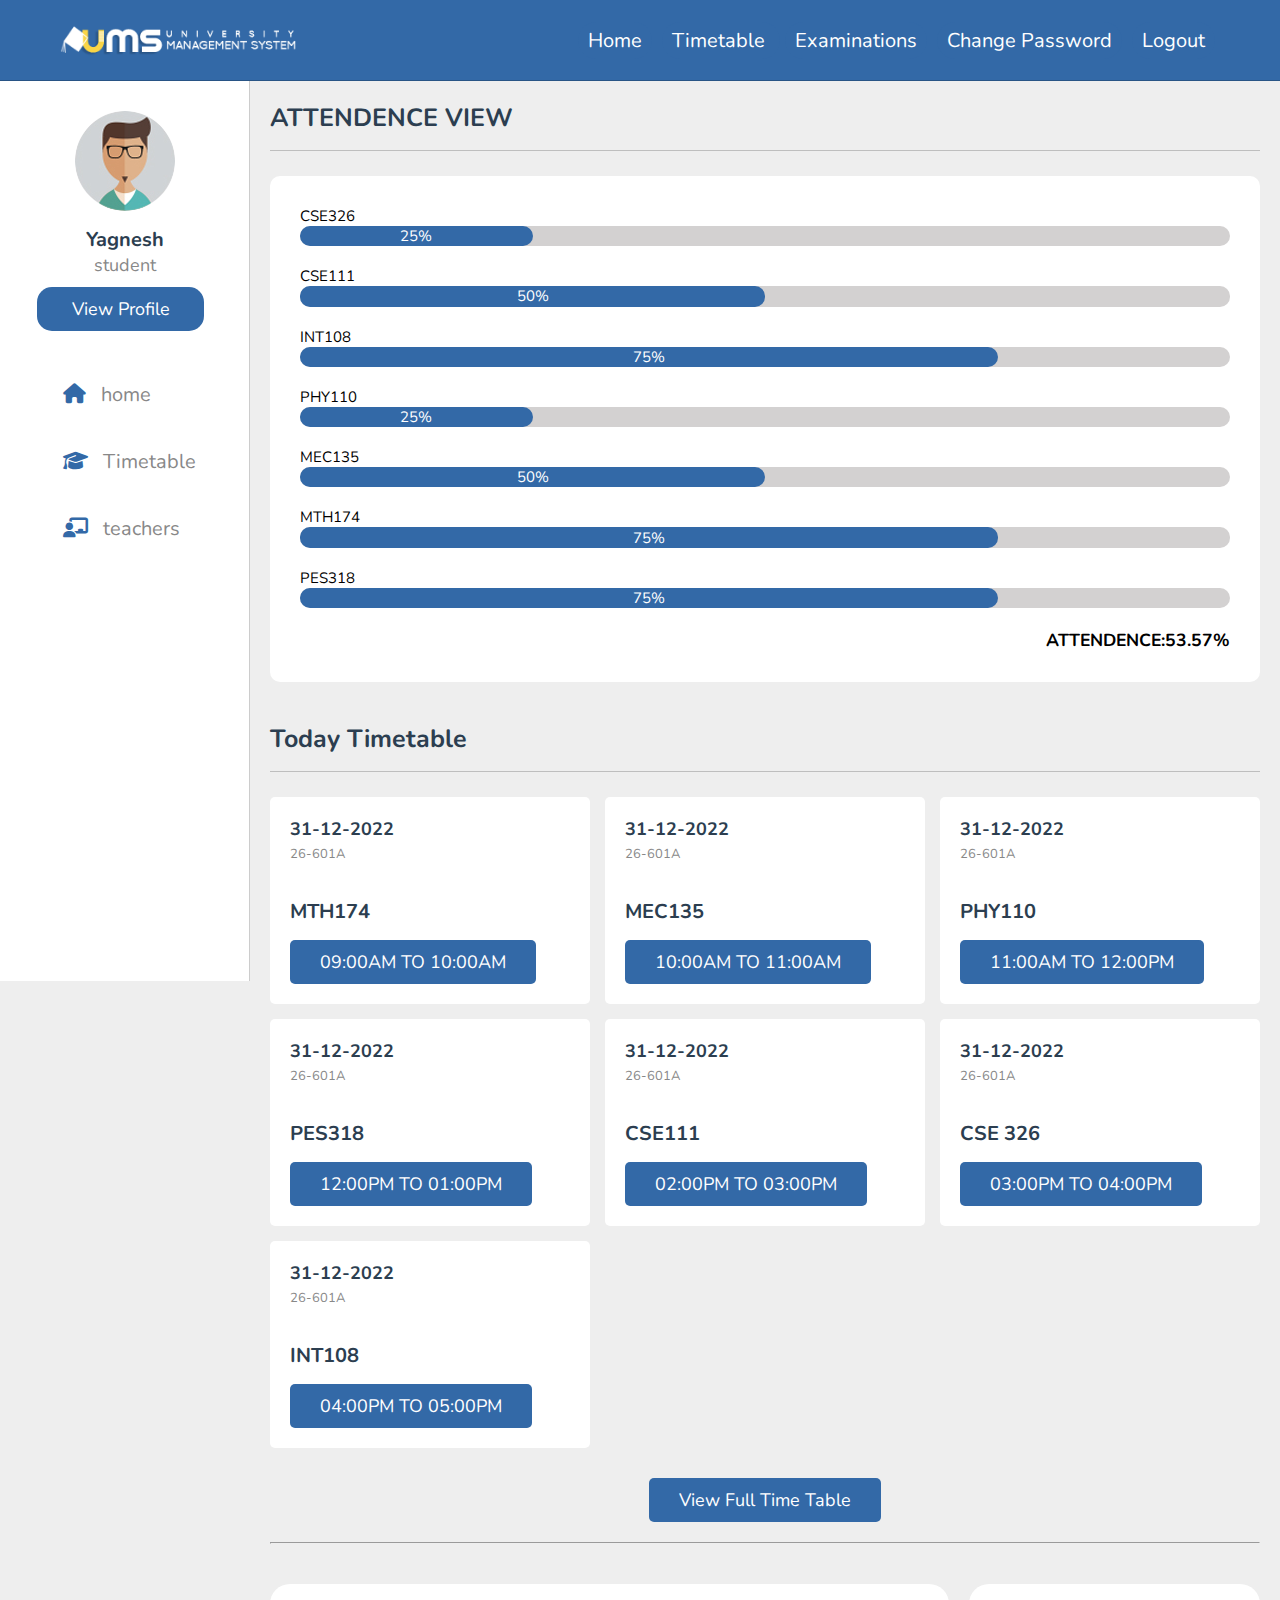
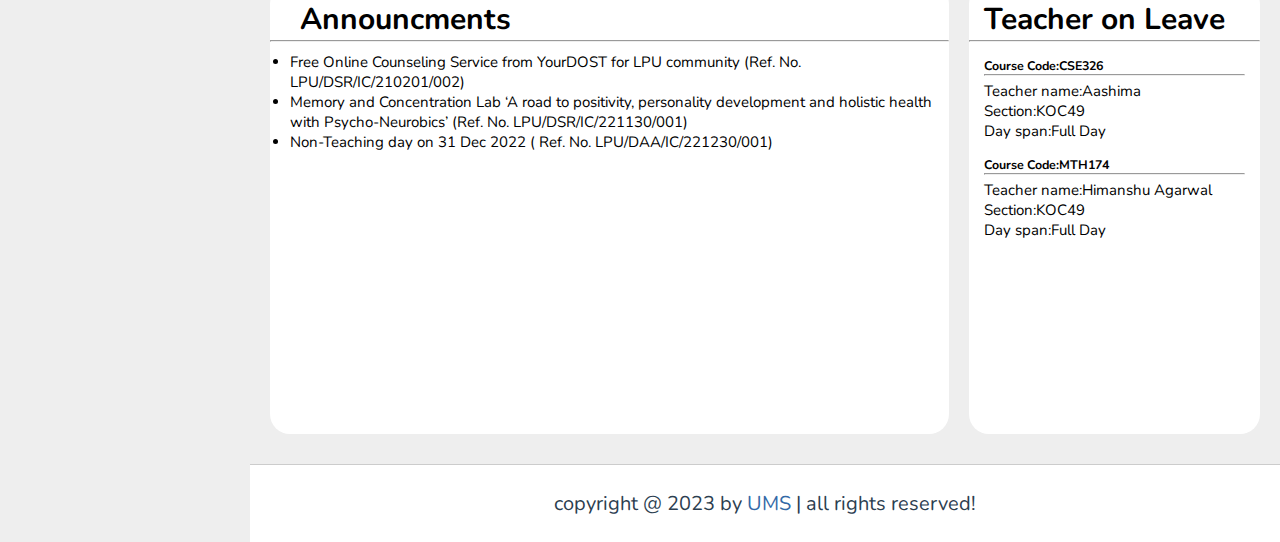
<file: index.html>
<!DOCTYPE html>
<html lang="en">

<head>
   <meta charset="UTF-8">
   <meta http-equiv="X-UA-Compatible" content="IE=edge">
   <meta name="viewport" content="width=device-width, initial-scale=1.0">
   <link rel="stylesheet" href="style.css">
   <!-- font awesome cdn link  -->
   <link rel="stylesheet" href="https://cdnjs.cloudflare.com/ajax/libs/font-awesome/6.1.2/css/all.min.css">
   <link rel="shortcut icon" href="fevicon.png" type="image/x-icon">
   <title>LPU UMS</title>

</head>

<body>
   <header class="header" style="background-color: #3369a7;" >

      <section class="flex">
         <img src="ums.png" alt="" height="50px">
         <!-- <a href="home.html" class="logo">university Managment System</a> -->
         <div class="icons">
            <a href="#home">Home</a>
            <a href="time table.html">Timetable </a>
            <a href="exam.html">Examinations</a>
            <a href="changepas.html">Change Password</a>
            <a href="login.html">Logout</a>
         </div>


      </section>
   </header>

   <div class="side-bar">

      <div id="close-btn">
         <i class="fas fa-times"></i>
      </div>

      <div class="profile">
         <img src="images/pic-1.jpg" class="image" alt="">
         <h3 class="name">Yagnesh</h3>
         <p class="role">student</p>
         <a href="#" class="btn">view profile</a>
      </div>

      <nav class="navbar">
         <a href="index.html"><i class="fas fa-home"></i><span>home</span></a>
         
         <a href="#timetable"><i class="fas fa-graduation-cap"></i><span>Timetable</span></a>
         <a href="#"><i class="fas fa-chalkboard-user"></i><span>teachers</span></a>
         
      </nav>

   </div>

<div class="body">
   <section class="home-grid" id="home">

      <h1 class="heading">ATTENDENCE VIEW</h1>

      <div class="box-container" style="background-color: #fff; height: 100%; ; padding: 2em; border-radius: 10px;">
         <P>CSE326</P>
         <div class="w3-light-grey">
            <div class="w3-container w3-green w3-center" style="width:25%;">25%</div>
         </div><br>
         <P>CSE111</P>
         <div class="w3-light-grey">
            <div class="w3-container w3-green w3-center" style="width:50%">50%</div>
         </div><br>
         <P>INT108</P>
         <div class="w3-light-grey">
            <div class="w3-container w3-green w3-center" style="width:75%">75%</div>
         </div><br>
         <P>PHY110</P>
         <div class="w3-light-grey">
            <div class="w3-container w3-green w3-center" style="width:25%">25%</div>
         </div><br>
         <P>MEC135</P>
         <div class="w3-light-grey">
            <div class="w3-container w3-green w3-center" style="width:50%">50%</div>
         </div><br>
         <P>MTH174</P>
         <div class="w3-light-grey">
            <div class="w3-container w3-green w3-center" style="width:75%">75%</div>
         </div><br>
         <P>PES318</P>
         <div class="w3-light-grey">
            <div class="w3-container w3-green w3-center" style="width:75%">75%</div>
         </div><br>

         <h3 id="timetable" style="text-align: right;">ATTENDENCE:53.57%</h3>
      </div>

   </section>
   <section class="courses">

      <h1 class="heading">Today Timetable</h1>

      <div class="box-container">

         <div class="box">
            <div class="tutor">
               <div class="info">
                  <h3>31-12-2022</h3>
                  <span>26-601A</span>
               </div>
            </div>
            <div class="thumb">
            </div>
            <h3 class="title">MTH174</h3>
            <a href="" class="inline-btn">09:00AM TO 10:00AM</a>
         </div>
         <div class="box">
            <div class="tutor">
               <div class="info">
                  <h3>31-12-2022</h3>
                  <span>26-601A</span>
               </div>
            </div>
            <div class="thumb">
            </div>
            <h3 class="title">MEC135</h3>
            <a href="" class="inline-btn">10:00AM TO 11:00AM</a>
         </div>
         <div class="box">
            <div class="tutor">
               <div class="info">
                  <h3>31-12-2022</h3>
                  <span>26-601A</span>
               </div>
            </div>
            <div class="thumb">
            </div>
            <h3 class="title">PHY110</h3>
            <a href="" class="inline-btn">11:00AM TO 12:00PM</a>
         </div>
         <div class="box">
            <div class="tutor">
               <div class="info">
                  <h3>31-12-2022</h3>
                  <span>26-601A</span>
               </div>
            </div>
            <div class="thumb">
            </div>
            <h3 class="title">PES318</h3>
            <a href="" class="inline-btn">12:00PM TO 01:00PM</a>
         </div>
         <div class="box">
            <div class="tutor">
               <div class="info">
                  <h3>31-12-2022</h3>
                  <span>26-601A</span>
               </div>
            </div>
            <div class="thumb">
            </div>
            <h3 class="title">CSE111</h3>
            <a href="" class="inline-btn">02:00PM TO 03:00PM</a>
         </div>
         <div class="box">
            <div class="tutor">
               <div class="info">
                  <h3>31-12-2022</h3>
                  <span>26-601A</span>
               </div>
            </div>
            <div class="thumb">
            </div>
            <h3 class="title">CSE 326</h3>
            <a href="" class="inline-btn">03:00PM TO 04:00PM</a>
         </div>
         <div class="box">
            <div class="tutor">
               <div class="info">
                  <h3>31-12-2022</h3>
                  <span>26-601A</span>
               </div>
            </div>
            <div class="thumb">
            </div>
            <h3 class="title">INT108</h3>
            <a href="" class="inline-btn">04:00PM TO 05:00PM</a>
         </div>
      </div>

      <div class="more-btn">
         <a href="time table.html" class="inline-option-btn">view full time table</a>
      </div>
      <br>
<hr>

   </section>
   <section>
      <div class="dow">
         <div class="ano">
            
            <h1 style="padding:15px 0px 0px 30px;">Announcments</h1>
        
            <hr>
            <ul style="margin-left: 20px; margin-top: 10px;">
               <li>Free Online Counseling Service from YourDOST for LPU community (Ref. No. LPU/DSR/IC/210201/002)</li>
               <li>Memory and Concentration Lab ‘A road to positivity, personality development and holistic health with Psycho-Neurobics’ (Ref. No. LPU/DSR/IC/221130/001)</li>
               <li>Non-Teaching day on 31 Dec 2022 ( Ref. No. LPU/DAA/IC/221230/001)</li>
            </ul>
         </div>
         <div class="tol">
            <h1 style="padding:15px 0px 0px 15px;">Teacher on Leave</h1>
            <hr>
            <div style="padding:15px 15px 0px 15px;">
               <h5>Course Code:CSE326</h5>
               <hr>
               
               <div style="margin-top: 5px;">
                  <p>Teacher name:Aashima</p>
                  <p>Section:KOC49</p>
                  <p>Day span:Full Day</p>
               </div>
            </div>
            <div style="padding:15px 15px 0px 15px;">
               <h5>Course Code:MTH174</h5>
               <hr>
               
               <div style="margin-top: 5px;">
                  <p>Teacher name:Himanshu Agarwal</p>
                  <p>Section:KOC49</p>
                  <p>Day span:Full Day</p>
               </div>
            </div>
         </div>
      </div>
   </section>


   <footer class="footer">

       copyright @ 2023 by <span>UMS</span> | all rights reserved!

   </footer>
</div>
   


</body>

</html>
</file>
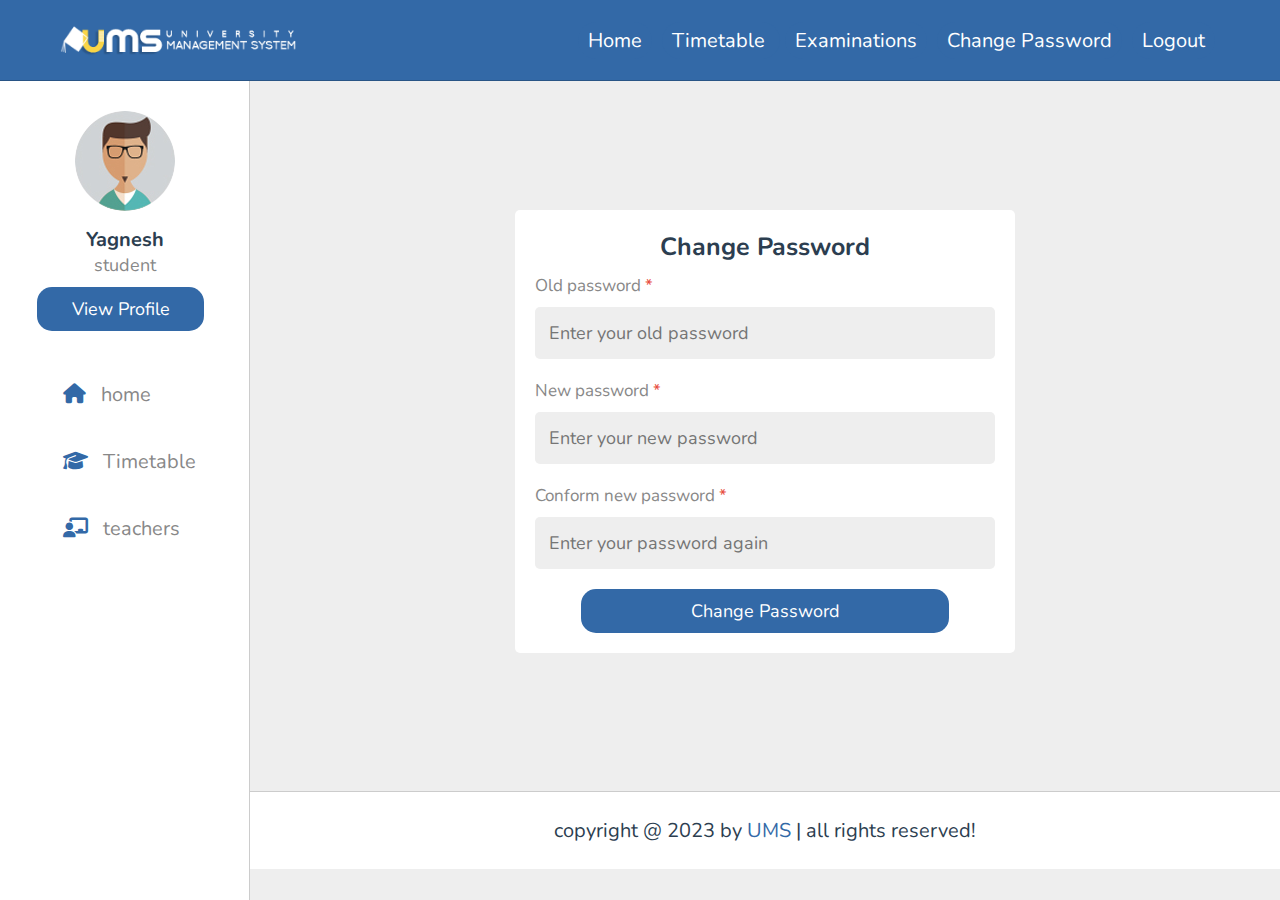
<file: changepas.html>
<!DOCTYPE html>
<html lang="en">

<head>
    <meta charset="UTF-8">
    <meta http-equiv="X-UA-Compatible" content="IE=edge">
    <meta name="viewport" content="width=device-width, initial-scale=1.0">
    <link rel="stylesheet" href="style.css">
    <!-- font awesome cdn link  -->
    <link rel="stylesheet" href="https://cdnjs.cloudflare.com/ajax/libs/font-awesome/6.1.2/css/all.min.css">
    <link rel="shortcut icon" href="fevicon.png" type="image/x-icon">
    <title>LPU UMS</title>

</head>

<body>
    <header class="header" style="background-color: #3369a7;" >

        <section class="flex">
           <img src="ums.png" alt="" height="50px">
           <!-- <a href="home.html" class="logo">university Managment System</a> -->
           <div class="icons">
              <a href="index.html">Home</a>
              <a href="time table.html">Timetable </a>
              <a href="exam.html">Examinations</a>
              <a href="changepas.html">Change Password</a>
              <a href="login.html">Logout</a>
           </div>
  
  
        </section>
     </header>
  
     <div class="side-bar">
  
        <div id="close-btn">
           <i class="fas fa-times"></i>
        </div>
  
        <div class="profile">
           <img src="images/pic-1.jpg" class="image" alt="">
           <h3 class="name">Yagnesh</h3>
           <p class="role">student</p>
           <a href="#" class="btn">view profile</a>
        </div>
  
        <nav class="navbar">
           <a href="index.html"><i class="fas fa-home"></i><span>home</span></a>
           
           <a href="time table.html"><i class="fas fa-graduation-cap"></i><span>Timetable</span></a>
           <a href="#"><i class="fas fa-chalkboard-user"></i><span>teachers</span></a>
           
        </nav>
  
     </div>
  
    <div class="body">
        <section class="form-container">

            <form action="" method="post" enctype="multipart/form-data">
               <h3>Change Password</h3>
               <p>Old password <span>*</span></p>
               <input type="email" name="email" placeholder="Enter your old password" required maxlength="50" class="box">
               <p>New password <span>*</span></p>
               <input type="password" name="pass" placeholder="Enter your new password" required maxlength="20" class="box">
               <p>Conform new password <span>*</span></p>
               <input type="password" name="pass" placeholder="Enter your password again " required maxlength="20" class="box">
               <input type="submit" value="Change Password" name="submit" class="btn" style="margin-left: 10%; border: none;">
            </form>
         
         </section>






        <footer class="footer">

            copyright @ 2023 by <span>UMS</span> | all rights reserved!

        </footer>
    </div>
    




</body>

</html>
</file>
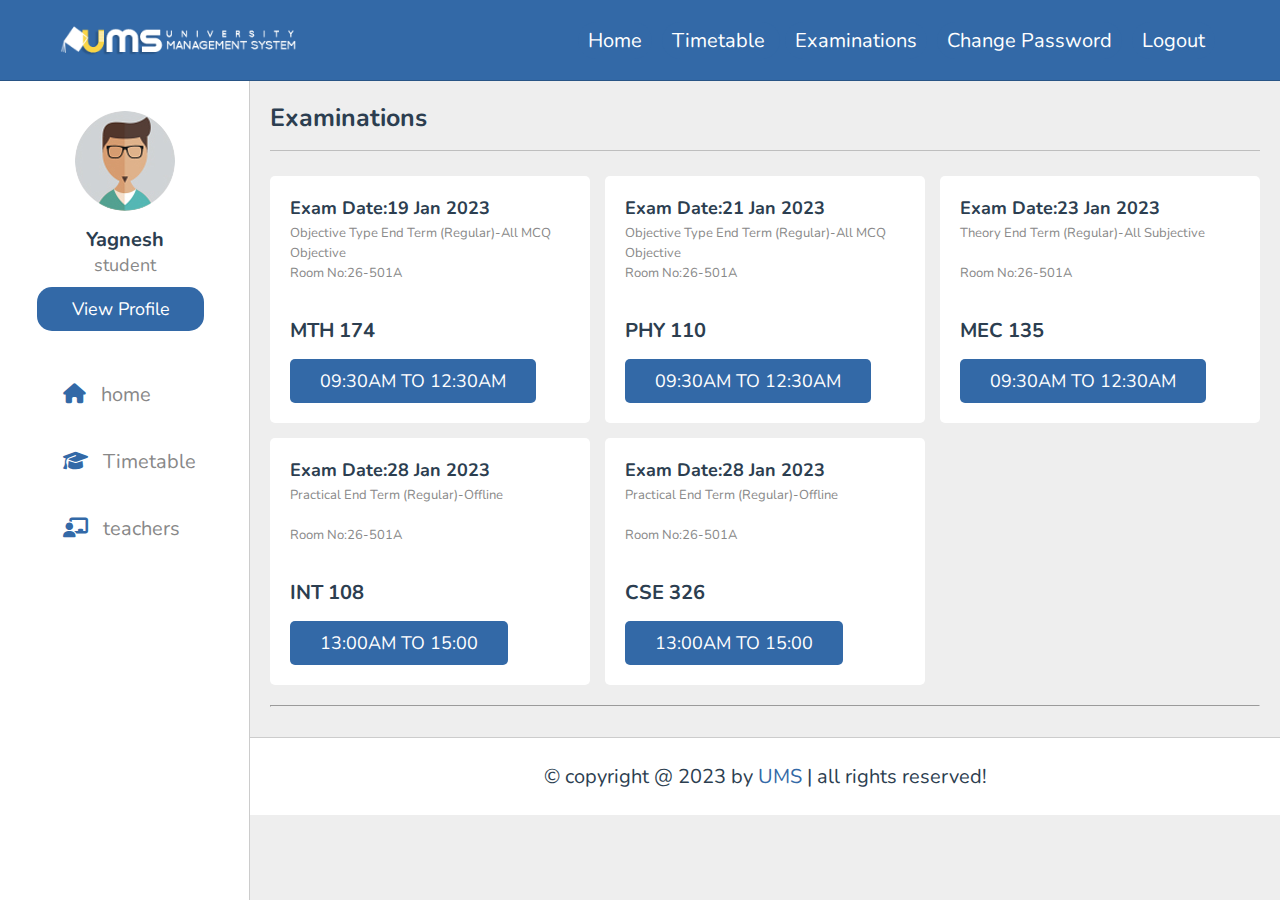
<file: exam.html>
<!DOCTYPE html>
<html lang="en">

<head>
    <meta charset="UTF-8">
    <meta http-equiv="X-UA-Compatible" content="IE=edge">
    <meta name="viewport" content="width=device-width, initial-scale=1.0">
    <link rel="stylesheet" href="style.css">
    <!-- font awesome cdn link  -->
    <link rel="stylesheet" href="https://cdnjs.cloudflare.com/ajax/libs/font-awesome/6.1.2/css/all.min.css">
    <link rel="shortcut icon" href="fevicon.png" type="image/x-icon">
    <title>LPU UMS</title>

</head>

<body>
   <header class="header" style="background-color: #3369a7;" >

      <section class="flex">
         <img src="ums.png" alt="" height="50px">
         <!-- <a href="home.html" class="logo">university Managment System</a> -->
         <div class="icons">
            <a href="index.html">Home</a>
            <a href="time table.html">Timetable </a>
            <a href="exam.html">Examinations</a>
            <a href="changepas.html">Change Password</a>
            <a href="login.html">Logout</a>
         </div>


      </section>
   </header>

   <div class="side-bar">

      <div id="close-btn">
         <i class="fas fa-times"></i>
      </div>

      <div class="profile">
         <img src="images/pic-1.jpg" class="image" alt="">
         <h3 class="name">Yagnesh</h3>
         <p class="role">student</p>
         <a href="#" class="btn">view profile</a>
      </div>

      <nav class="navbar">
         <a href="index.html"><i class="fas fa-home"></i><span>home</span></a>
         
         <a href="time table.html"><i class="fas fa-graduation-cap"></i><span>Timetable</span></a>
         <a href="#"><i class="fas fa-chalkboard-user"></i><span>teachers</span></a>
         
      </nav>

   </div>

    <div class="body">
        <section class="courses">

            <h1 class="heading">Examinations</h1>
      
            <div class="box-container">
      
               <div class="box">
                  <div class="tutor">
                     <div class="info">
                        <h3>Exam Date:19 Jan 2023</h3>
                        <span>Objective Type End Term (Regular)-All MCQ Objective</span>
                        <br>
                        <span>Room No:26-501A</span>
                     </div>
                  </div>
                  <div class="thumb">
                  </div>
                  <h3 class="title">MTH 174</h3>
                  <a href="" class="inline-btn">09:30AM TO 12:30AM</a>
                  
               </div>
               <div class="box">
                <div class="tutor">
                   <div class="info">
                      <h3>Exam Date:21 Jan 2023</h3>
                      <span>Objective Type End Term (Regular)-All MCQ Objective</span>
                      <br>
                      <span>Room No:26-501A</span>
                   </div>
                </div>
                <div class="thumb">
                </div>
                <h3 class="title">PHY 110</h3>
                <a href="" class="inline-btn">09:30AM TO 12:30AM</a>
             </div>
             <div class="box">
                <div class="tutor">
                   <div class="info">
                      <h3>Exam Date:23 Jan 2023</h3>
                      <span>Theory End Term (Regular)-All Subjective</span>
                      <br><P> </P> <br>
                      <span>Room No:26-501A</span>
                   </div>
                </div>
                <div class="thumb">
                </div>
                <h3 class="title">MEC 135</h3>
                <a href="" class="inline-btn">09:30AM TO 12:30AM</a>
             </div>
             <div class="box">
                <div class="tutor">
                   <div class="info">
                      <h3>Exam Date:28 Jan 2023</h3>
                      <span>Practical End Term (Regular)-Offline</span>
                      <br><P> </P> <br>
                      <span>Room No:26-501A</span>
                   </div>
                </div>
                <div class="thumb">
                </div>
                <h3 class="title">INT 108</h3>
                <a href="" class="inline-btn">13:00AM TO 15:00</a>
             </div>
             <div class="box">
                <div class="tutor">
                   <div class="info">
                      <h3>Exam Date:28 Jan 2023</h3>
                      <span>Practical End Term (Regular)-Offline</span>
                      <br><P> </P> <br>
                      <span>Room No:26-501A</span>
                   </div>
                </div>
                <div class="thumb">
                </div>
                <h3 class="title">CSE 326</h3>
                <a href="" class="inline-btn">13:00AM TO 15:00</a>
            </div>
      </div>
          <br>
      <hr>
      
         </section>



    <footer class="footer">

        &copy; copyright @ 2023 by <span>UMS</span> | all rights reserved!

    </footer>
</div>



</body>

</html>
</file>
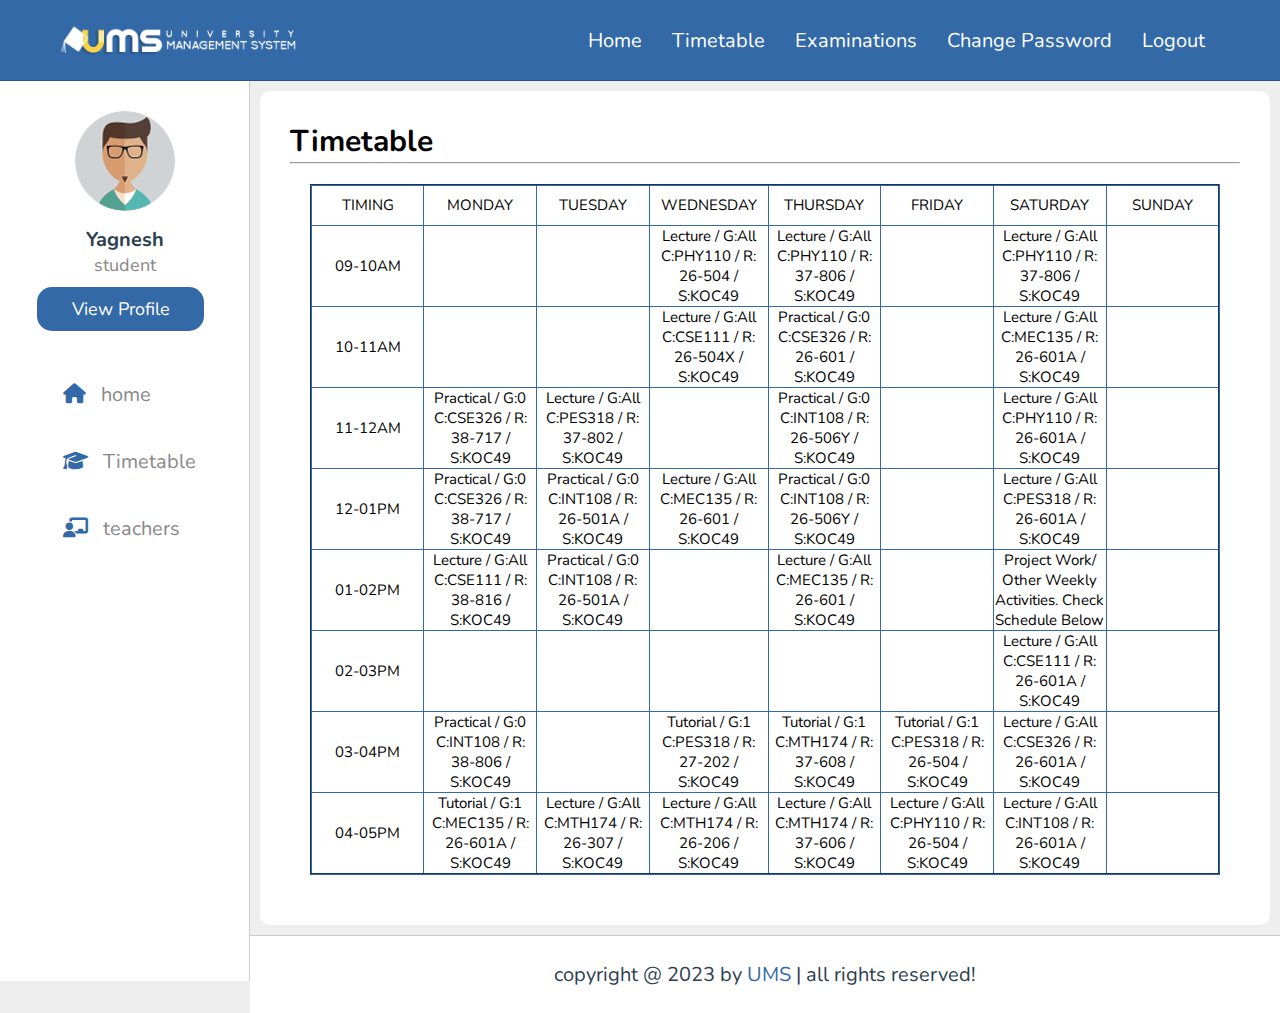
<file: time table.html>
<!DOCTYPE html>
<html lang="en">

<head>
    <meta charset="UTF-8">
    <meta http-equiv="X-UA-Compatible" content="IE=edge">
    <meta name="viewport" content="width=device-width, initial-scale=1.0">
    <link rel="stylesheet" href="style.css">
    <!-- font awesome cdn link  -->
    <link rel="stylesheet" href="https://cdnjs.cloudflare.com/ajax/libs/font-awesome/6.1.2/css/all.min.css">
    <link rel="shortcut icon" href="fevicon.png" type="image/x-icon">
    <title>LPU UMS</title>

</head>

<body>
    <header class="header" style="background-color: #3369a7;" >

        <section class="flex">
           <img src="ums.png" alt="" height="50px">
           <!-- <a href="home.html" class="logo">university Managment System</a> -->
           <div class="icons">
              <a href="index.html">Home</a>
              <a href="time table.html">Timetable </a>
              <a href="exam.html">Examinations</a>
              <a href="changepas.html">Change Password</a>
              <a href="login.html">Logout</a>
           </div>
  
  
        </section>
     </header>
  
     <div class="side-bar">
  
        <div id="close-btn">
           <i class="fas fa-times"></i>
        </div>
  
        <div class="profile">
           <img src="images/pic-1.jpg" class="image" alt="">
           <h3 class="name">Yagnesh</h3>
           <p class="role">student</p>
           <a href="#" class="btn">view profile</a>
        </div>
  
        <nav class="navbar">
           <a href="index.html"><i class="fas fa-home"></i><span>home</span></a>
           
           <a href="time table.html"><i class="fas fa-graduation-cap"></i><span>Timetable</span></a>
           <a href="#"><i class="fas fa-chalkboard-user"></i><span>teachers</span></a>
           
        </nav>
  
     </div>
  
    <div class="body">
        <div  style="background-color: #fff; height: 100%; ; padding: 2em; margin: 10px; border-radius: 10px;">
            <h1>Timetable</h1>
            <hr>
            <table border="2px solid red" >
        <tr>
            <td>TIMING</td>
            <td>MONDAY</td>
            <td>TUESDAY</td>
            <td>WEDNESDAY</td>
            <td>THURSDAY</td>
            <td>FRIDAY</td>
            <td>SATURDAY</td>
            <td>SUNDAY</td>
        </tr>
        <tr>
            <td>09-10AM</td>
    <td></td>
    <td></td>
    <td> Lecture / G:All C:PHY110 / R: 26-504 / S:KOC49</td>
    <td> Lecture / G:All C:PHY110 / R: 37-806 / S:KOC49</td>
    <td></td>
    <td> Lecture / G:All C:PHY110 / R: 37-806 / S:KOC49</td>
    <td></td>
        </tr>
        <tr>
            <td>10-11AM</td>
            <td></td>
            <td></td>
            <td> Lecture / G:All C:CSE111 / R: 26-504X / S:KOC49</td>
            <td>Practical / G:0 C:CSE326 / R: 26-601 / S:KOC49</td>
            <td></td>
            <td>	
                Lecture / G:All C:MEC135 / R: 26-601A / S:KOC49</td>
            <td></td>
        </tr>
        <tr>
            <td>11-12AM</td>
            <td> Practical / G:0 C:CSE326 / R: 38-717 / S:KOC49</td>
            <td> Lecture / G:All C:PES318 / R: 37-802 / S:KOC49</td>
            <td> </td>
            <td>Practical / G:0 C:INT108 / R: 26-506Y / S:KOC49</td>
            <td></td>
            <td> Lecture / G:All C:PHY110 / R: 26-601A / S:KOC49</td>
            <td></td>
        </tr>
        <tr>
            <td>12-01PM</td>
            <td> Practical / G:0 C:CSE326 / R: 38-717 / S:KOC49</td>
            <td> Practical / G:0 C:INT108 / R: 26-501A / S:KOC49</td>
            <td>  Lecture / G:All C:MEC135 / R: 26-601 / S:KOC49</td>
            <td> Practical / G:0 C:INT108 / R: 26-506Y / S:KOC49</td>
            <td></td>
            <td> Lecture / G:All C:PES318 / R: 26-601A / S:KOC49</td>
            <td></td>
        </tr>
        <tr>
            <td>01-02PM</td>
            <td> Lecture / G:All C:CSE111 / R: 38-816 / S:KOC49</td>
            <td>Practical / G:0 C:INT108 / R: 26-501A / S:KOC49</td>
            <td></td>
            <td> Lecture / G:All C:MEC135 / R: 26-601 / S:KOC49</td>
            <td></td>
            <td> Project Work/ Other Weekly Activities. Check Schedule Below</td>
            <td></td>
        </tr>
        <tr>
            <td>02-03PM</td>
            <td></td>
            <td></td>
            <td> </td>
            <td></td>
            <td></td>
            <td> Lecture / G:All C:CSE111 / R: 26-601A / S:KOC49</td>
            <td></td>
        </tr>
        <tr>
            <td>03-04PM</td>
            <td> Practical / G:0 C:INT108 / R: 38-806 / S:KOC49</td>
            <td></td>
            <td> Tutorial / G:1 C:PES318 / R: 27-202 / S:KOC49</td>
            <td>Tutorial / G:1 C:MTH174 / R: 37-608 / S:KOC49</td>
            <td>Tutorial / G:1 C:PES318 / R: 26-504 / S:KOC49</td>
            <td>Lecture / G:All C:CSE326 / R: 26-601A / S:KOC49</td>
            <td></td>
        </tr>
        <tr>
            <td>04-05PM</td>
            <td>Tutorial / G:1 C:MEC135 / R: 26-601A / S:KOC49</td>
            <td>Lecture / G:All C:MTH174 / R: 26-307 / S:KOC49</td>
            <td>Lecture / G:All C:MTH174 / R: 26-206 / S:KOC49</td>
            <td>Lecture / G:All C:MTH174 / R: 37-606 / S:KOC49</td>
            <td>Lecture / G:All C:PHY110 / R: 26-504 / S:KOC49</td>
            <td>Lecture / G:All C:INT108 / R: 26-601A / S:KOC49</td>
            <td></td>
        </tr>
            </table>
        </div>



    <footer class="footer">

       copyright @ 2023 by <span>UMS</span> | all rights reserved!

    </footer>
</div>

  

</body>

</html>
</file>
<file: style.css>
@import url('https://fonts.googleapis.com/css2?family=Nunito:wght@200;300;400;500;600;700&display=swap');

:root{
   /* --main-color:#8e44ad; */
   --main-color:#3369a7;
   --red:#e74c3c;
   --orange:#f39c12;
   --light-color:#888;
   --light-bg:#eee;
   --black:#2c3e50;
   --white:#fff;
   --border:.1rem solid rgba(0,0,0,.2);
}
/*  */
*{
   font-family: 'Nunito', sans-serif;
   margin:0; padding:0;
   box-sizing: border-box;
   outline: none; 
   text-decoration: none;
}

*::selection{
   background-color: var(--main-color);
   color:#fff;
}

html{
   scroll-behavior: smooth;
   font-size: 62.5%;
   overflow-x: hidden;
}

html::-webkit-scrollbar{
   width: 1rem;
   height: .5rem;
}

html::-webkit-scrollbar-track{
   background-color: transparent;
}

html::-webkit-scrollbar-thumb{
   background-color: var(--main-color);
}

body{
   background-color: var(--light-bg);
   
   font-size: 15px;
}

body.dark{
   --light-color:#aaa;
   --light-bg:#333;
   --black:#fff;
   --white:#222;
   --border:.1rem solid rgba(255,255,255,.2);
}

body.active{
   padding-left: 0;
}

section{
   padding:2rem;
   margin: 0 auto;
   max-width: 1200px;
}

.heading{
   font-size: 2.5rem;
   color:var(--black);
   margin-bottom: 2.5rem;
   border-bottom: var(--border);
   padding-bottom: 1.5rem;
   text-transform: capitalize;
}

.inline-btn,
.inline-option-btn,
.inline-delete-btn,
.btn,
.delete-btn,
.option-btn{
   border-radius: .5rem;
   color:#fff;
   font-size: 1.8rem;
   cursor: pointer;
   text-transform: capitalize;
   padding:1rem 3rem;
   text-align: center;
   margin-top: 1rem;
}

.option-btn,
.delete-btn
{
   display: block;
   width: 100%;
}
.btn{
   border-radius: 15px;
   margin-left: 17px;
   display: block;
   width: 80%;
}

.inline-btn,
.inline-option-btn,
.inline-delete-btn{
   display: inline-block;
}

.btn,
.inline-btn{
   background-color: var(--main-color);
}

.option-btn{
   background-color:var(--orange);
}
.inline-option-btn{
   background-color: var(--main-color);
}

.delete-btn,
.inline-delete-btn{
   background-color: var(--red);
}

.inline-btn:hover,
.inline-option-btn:hover,
.inline-delete-btn:hover,
.btn:hover,
.delete-btn:hover,
.option-btn:hover{
   background-color: var(--black);
   color: var(--white);
}

.flex-btn{
   display: flex;
   gap: 1rem;
}

.header{
   position: sticky;
   top:0; left:0; right: 0;
   background-color: var(--white);
   z-index: 1000;
   border-bottom: var(--border);
}

.header .flex{
   display: flex;
   align-items: center;
   justify-content: space-between;
   position: relative;
   padding: 1.5rem 2rem;
}

.header .flex .logo{
   font-size: 2.5rem;
   color: var(--black);
}

.header .flex .search-form{
   width: 50rem;
   border-radius: .5rem;
   background-color: var(--light-bg);
   padding:1.5rem 2rem;
   display: flex;
   gap:2rem;

}

.header .flex .search-form input{
   width: 100%;
   font-size: 1.8rem;
   color:var(--black);
   background:none;
}

.header .flex .search-form button{
   background:none;
   font-size: 2rem;
   cursor: pointer;
   color:var(--black);
}

.header .flex .search-form button:hover{
   color: var(--main-color);
}

.header .flex .icons div{
   font-size: 2rem;
   color:var(--black);
   background-color: var(--light-bg);
   border-radius: .5rem;
   height: 4.5rem;
   width: 4.5rem;
   line-height: 4.5rem;
   cursor: pointer;
   text-align: center;
   margin-left: .7rem;
}

.header .flex .icons div:hover{
   background-color: var(--black);
   color:var(--white);
}

.header .flex .profile{
   position: absolute;
   top:120%; right: 2rem;
   background-color: var(--white);
   border-radius: .5rem;
   padding: 1.5rem;
   text-align: center;
   overflow: hidden;
   transform-origin: top right;
   transform: scale(0);
   transition: .2s linear;
   width: 30rem;
}

.header .flex .profile.active{
   transform: scale(1);
}

.header .flex .profile .image{
   height: 10rem;
   width: 10rem;
   border-radius: 50%;
   object-fit: contain;
   margin-bottom: 1rem;
}

.header .flex .profile .name{
   font-size: 2rem;
   color:var(--black);
   overflow: hidden;
   text-overflow: ellipsis;
   white-space: nowrap;
}

.header .flex .profile .role{
   font-size: 1.8rem;
   color: var(--light-color);
}

#search-btn{
   display: none;
}
.body{
   padding-left: 25rem;
}
.side-bar{
   position: fixed;
   /* top: 0;  */
   left: 0;
   width: 25rem;
   background-color: var(--white);
   height: 100vh;
   border-right: var(--border);
   z-index: 1200;
}
.navbar{
   padding-left: 43px;
}

.side-bar #close-btn{
   text-align: right;
   padding: 2rem;
   display: none;
}

.side-bar #close-btn i{
   text-align: right;
   font-size: 2.5rem;
   background:var(--red);
   border-radius: .5rem;
   color:var(--white);
   cursor: pointer;
   height: 4.5rem;
   width: 4.5rem;
   line-height: 4.5rem;
   text-align: center;
}

.side-bar #close-btn i:hover, {
   background-color: var(--black);
}
.icons a:hover{
   color: var(--main-color);
   background-color: var(--light-bg);
}

.side-bar .profile{
   padding:3rem 2rem;
   text-align: center;
}

.side-bar .profile .image{
   height: 10rem;
   width: 10rem;
   border-radius: 50%;
   object-fit: contain;
   margin-bottom: 1rem;
}

.side-bar .profile .name{
   font-size: 2rem;
   color:var(--black);
   overflow: hidden;
   text-overflow: ellipsis;
   white-space: nowrap;
}

.side-bar .profile .role{
   font-size: 1.8rem;
   color: var(--light-color);
}

.side-bar .navbar a{
   display: block;
   padding: 2rem;
   font-size: 2rem;
}

.side-bar .navbar a i{
   margin-right: 1.5rem;
   color:var(--main-color);
   transition: .2s linear;
}

.side-bar .navbar a span{
   color:var(--light-color);
}

.side-bar .navbar a:hover{
   background-color: var(--light-bg);
}

.side-bar .navbar a:hover i{
   margin-right: 2.5rem;
}

.side-bar.active{
   left: -30rem;
}
.w3-light-grey,
      .w3-hover-light-grey:hover,
      .w3-light-gray,
      .w3-hover-light-gray:hover {
         color: #000 !important;
         background-color: #d3d1d1 !important;
         border-radius: 10px;
      }

      .w3-green,
      .w3-hover-green:hover {
         color: #fff !important;
         background-color: var(--main-color);
         border-radius: 10px;
         
      }

      .w3-center {
         text-align: center !important;
      }

      .w3-container,
      .w3-panel {
         padding: 0.01em 16px;
      }

      .w3-red,
      .w3-hover-red:hover {
         color: #fff !important;
         background-color: #f44336 !important;
      }

      .icons {
         font-size: 20px;

      }

      .icons a {
         background-color: var(--main-color);
         color: white;
         padding: 5px 10px;
         margin-right: 5px;
         border-radius: 20px;
      }
      /* head and side end */
      .courses .box-container{
         display: grid;
         grid-template-columns: repeat(auto-fit, minmax(30rem, 1fr));
         gap:1.5rem;
         justify-content: center;
         align-items: flex-start;
      }
      
      .courses .box-container .box{
         border-radius: .5rem;
         background-color: var(--white);
         padding: 2rem;
      }
      
      .courses .box-container .box .tutor{
         display: flex;
         align-items: center;
         gap: 1.5rem;
         margin-bottom: 2.5rem;
      }
      
      .courses .box-container .box .tutor img{
         height: 5rem;
         width: 5rem;
         border-radius: 50%;
         object-fit: cover;
      }
      
      .courses .box-container .box .tutor h3{
         font-size: 1.8rem;
         color: var(--black);
         margin-bottom: .2rem;
      }
      
      .courses .box-container .box .tutor span{
         font-size: 1.3rem;
         color:var(--light-color);
      }
      
      .courses .box-container .box .thumb{
         position: relative;
      }
      
      .courses .box-container .box .thumb span{
         position: absolute;
         top:1rem; left: 1rem;
         border-radius: .5rem;
         padding: .5rem 1.5rem;
         background-color: rgba(0,0,0,.3);
         color: #fff;
         font-size: 1.5rem;
      }
      
      .courses .box-container .box .thumb img{
         width: 100%;
         height: 20rem;
         object-fit: cover;
         border-radius: .5rem;
      }
      
      .courses .box-container .box .title{
         font-size: 2rem;
         color: var(--black);
         padding-bottom: .5rem;
         padding-top: 1rem;
      }
      
      .courses .more-btn{
         text-align: center;
         margin-top: 2rem;
      }
      /*footer  */
      .footer{
         background-color: var(--white);
         border-top: var(--border);
         /* position: sticky; */
         bottom: 0; left: 0; right: 0;
         text-align: center;
         font-size: 2rem;
         padding:2.5rem 2rem;
         color:var(--black);
         margin-top: 1rem;
         z-index: 1000;
         /* padding-bottom: 9.5rem; */
      }
      
      .footer span{
         color:var(--main-color);
      }
      /*announ  */
      #home-grid #box-container{
         display: grid ;
         grid-template-columns: repeat(auto-fit, 27.5rem);
         gap:1.5rem;
         justify-content: center;
         align-items: flex-start;
      }
      
      .home-grid .box-container .box{
         background-color: var(--white);
         border-radius: .5rem;
         padding:2rem;
      }
      
      .home-grid .box-container .box .title{
         font-size: 2rem;
         color: var(--black);
         text-transform: capitalize;
      }
      
      .home-grid .box-container .box .flex{
         display: flex;
         flex-wrap: wrap;
         gap: 1.5rem;
         margin-top: 2rem;
      }
      
      .home-grid .box-container .flex a{
         background-color: var(--light-bg);
         border-radius: .5rem;
         padding: 1rem 1.5rem;
         font-size: 1.5rem;
      }
      
      .home-grid .box-container .flex a i{
         margin-right: 1rem;
         color:var(--black);
      }
      
      .home-grid .box-container .flex a span{
         color:var(--light-color);
      }
      
      .home-grid .box-container .flex a:hover{
         background-color: var(--black);
      }
      
      .home-grid .box-container .flex a:hover span{
         color:var(--white);
      }
      
      .home-grid .box-container .flex a:hover i{
         color:var(--white);
      }
      
      .home-grid .box-container .tutor{
         padding: 1rem 0;
         font-size: 1.8rem;
         color:var(--light-color);
         line-height: 2;
      }
      
      .home-grid .box-container .likes{
         color:var(--light-color);
         font-size: 1.7rem;
         margin-top: 1.5rem;
      }
      
      .home-grid .box-container .likes span{
         color:var(--main-color);
      }
      table td{
         height: 40px;
         width: 10%;
         /* width: 20%; */
         text-align: center;
         border-collapse: collapse;
         
     }
     table{
         border-collapse: collapse;
         margin: 20px;
         border-color: var(--main-color);
     }
     .dow{
      display: flex;
     }

     .ano{
      height: 50vh;
      width: 70%;
      background-color: #fff;
      margin-right:2% ;
      border-radius: 20px;
     }
     .tol{
      height: 50vh;
      width: 30%;
      background-color: #fff;
      border-radius: 20px;
     }
     .form-container{
      min-height: calc(100vh - 20rem);
      display: flex;
      align-items: center;
      justify-content: center;
   }
   
   .form-container form{
      border: none;
      background-color: var(--white);
      border-radius: .5rem;
      padding: 2rem;
      width: 50rem;
   }
   
   .form-container form h3{
      border: none;
      font-size: 2.5rem;
      text-transform: capitalize;
      color: var(--black);
      text-align: center;
   }
   
   .form-container form p{
      border: none;
      font-size: 1.7rem;
      color: var(--light-color);
      padding-top: 1rem;
   }
   
   .form-container form p span{
      border: none;
      color: var(--red);
   }
   
   .form-container form .box{
      border: none;
      font-size: 1.8rem;
      color: var(--black);
      border-radius: .5rem;
      padding: 1.4rem;
      background-color: var(--light-bg);
      width: 100%;
      margin: 1rem 0;
   }
.loginimg{
   background-color: var(--main-color);
   padding-left: 20%;
   padding-right: 20%;
}
</file>
